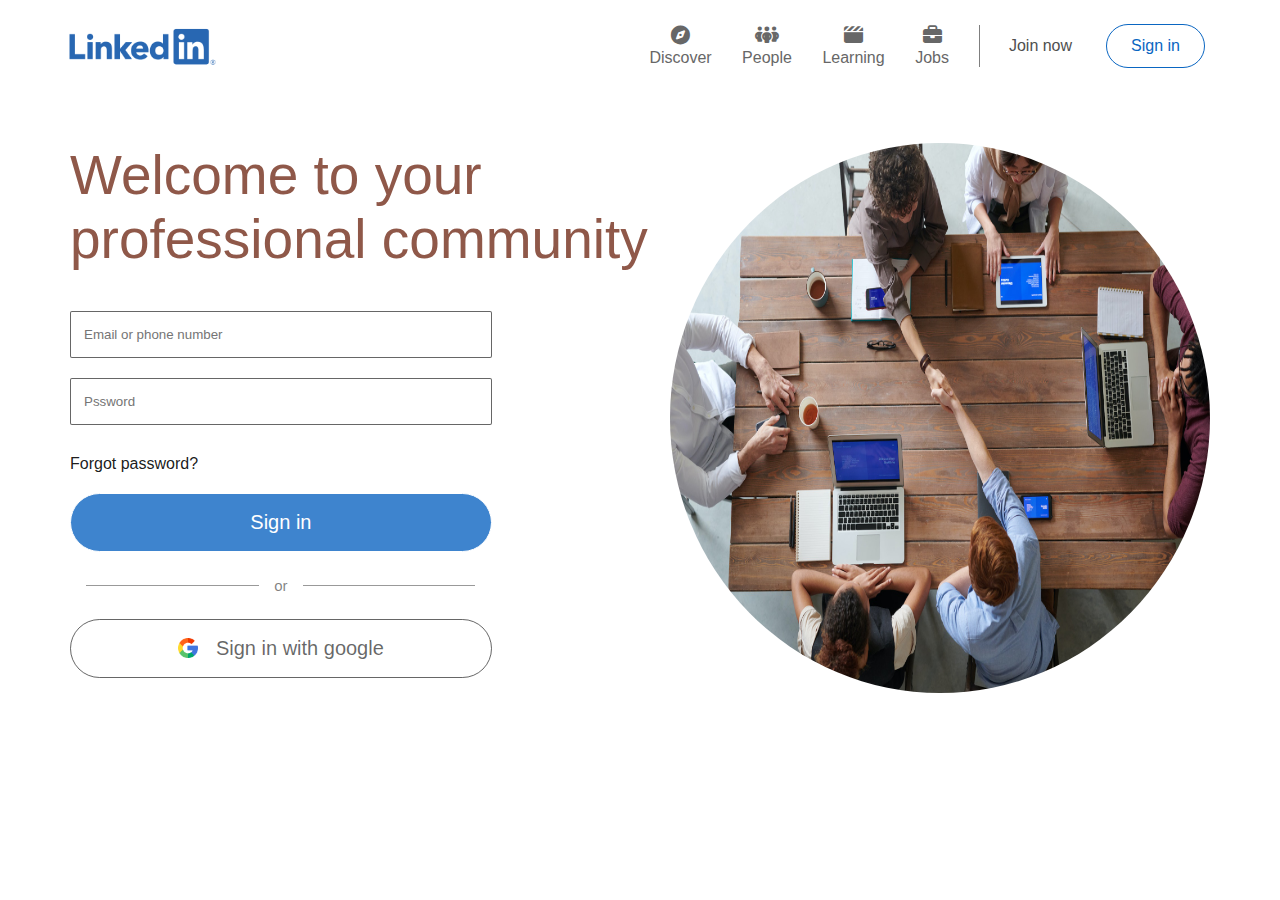
<file: index.html>
<!DOCTYPE html>
<html lang="en">
<head>
    <meta charset="UTF-8">
    <meta http-equiv="X-UA-Compatible" content="IE=edge">
    <meta name="viewport" content="width=device-width, initial-scale=1.0">
    <title>LinkdIn</title>
    <link rel="stylesheet" href="font/SourceSansPro-Regular.ttf">
    <link rel="stylesheet" href="css/style.css">
    <link rel="stylesheet" href="css/all.min.css">
    <link rel="icon" href="img/page-icon-without-backgrund.jpg">
</head>
<body>
<div class="container">
    <!--------- NAVBAR  --------->
    <nav>
        <!-- Logo -->
        <div class="logo">
            <a href="#"><img src="img/Linkedin-Logo.png" alt="logo"></a>
        </div>
        <!-- List Menu -->
        <div class="list-menu">
            <ul>
                <li>
                    <a class="link" href="#">
                        <i class="fa-solid fa-compass"></i>
                        <span>discover</span>
                    </a>
                </li>
                <li>
                    <a class="link" href="#">
                        <i class="fa-solid fa-people-group"></i>
                        <span>people</span>
                    </a>
                </li>
                <li>
                    <a class="link" href="#">
                        <i class="fa-sharp fa-solid fa-clapperboard"></i>
                        <span>learning</span>
                    </a>
                </li>
                <li>
                    <a class="link" href="#">
                        <i class="fa-sharp fa-solid fa-briefcase"></i>
                        <span>jobs</span>
                    </a>
                </li>
            </ul>
        </div>
        <!-- Button Join / Sign -->
        <div class="buttns">
            <a href="#" class="join-btn">Join now</a>
            <a href="#" class="sign-btn">Sign in</a>
        </div>
    </nav>
    <!--------- HEADER  --------->
    <header>
        <!---- Left Side ----->
        <section class="left-side">
            <h1>Welcome to your <span>professional community</span></h1>
            <form action="">
                <input type="text" placeholder="Email or phone number">
                <input type="password" placeholder="Pssword">
                <a href="#" class="forgot">Forgot password?</a>
                <a href="home.html" class="sign-in">Sign in</a>
                <div class="space">
                    <span>or</span>
                </div>
                <a href="home.html" class="google-sign-in">
                    <img src="img/google.png" alt="google-icon">
                    <span>Sign in with google</span>
                </a>
            </form>
        </section>
        <!---- Right Side ----->
        <section class="right-side">
            <img src="img/header-pic people.jpg" alt="header-pics">
        </section>
    </header>
</div>

</body>
</html>
</file>
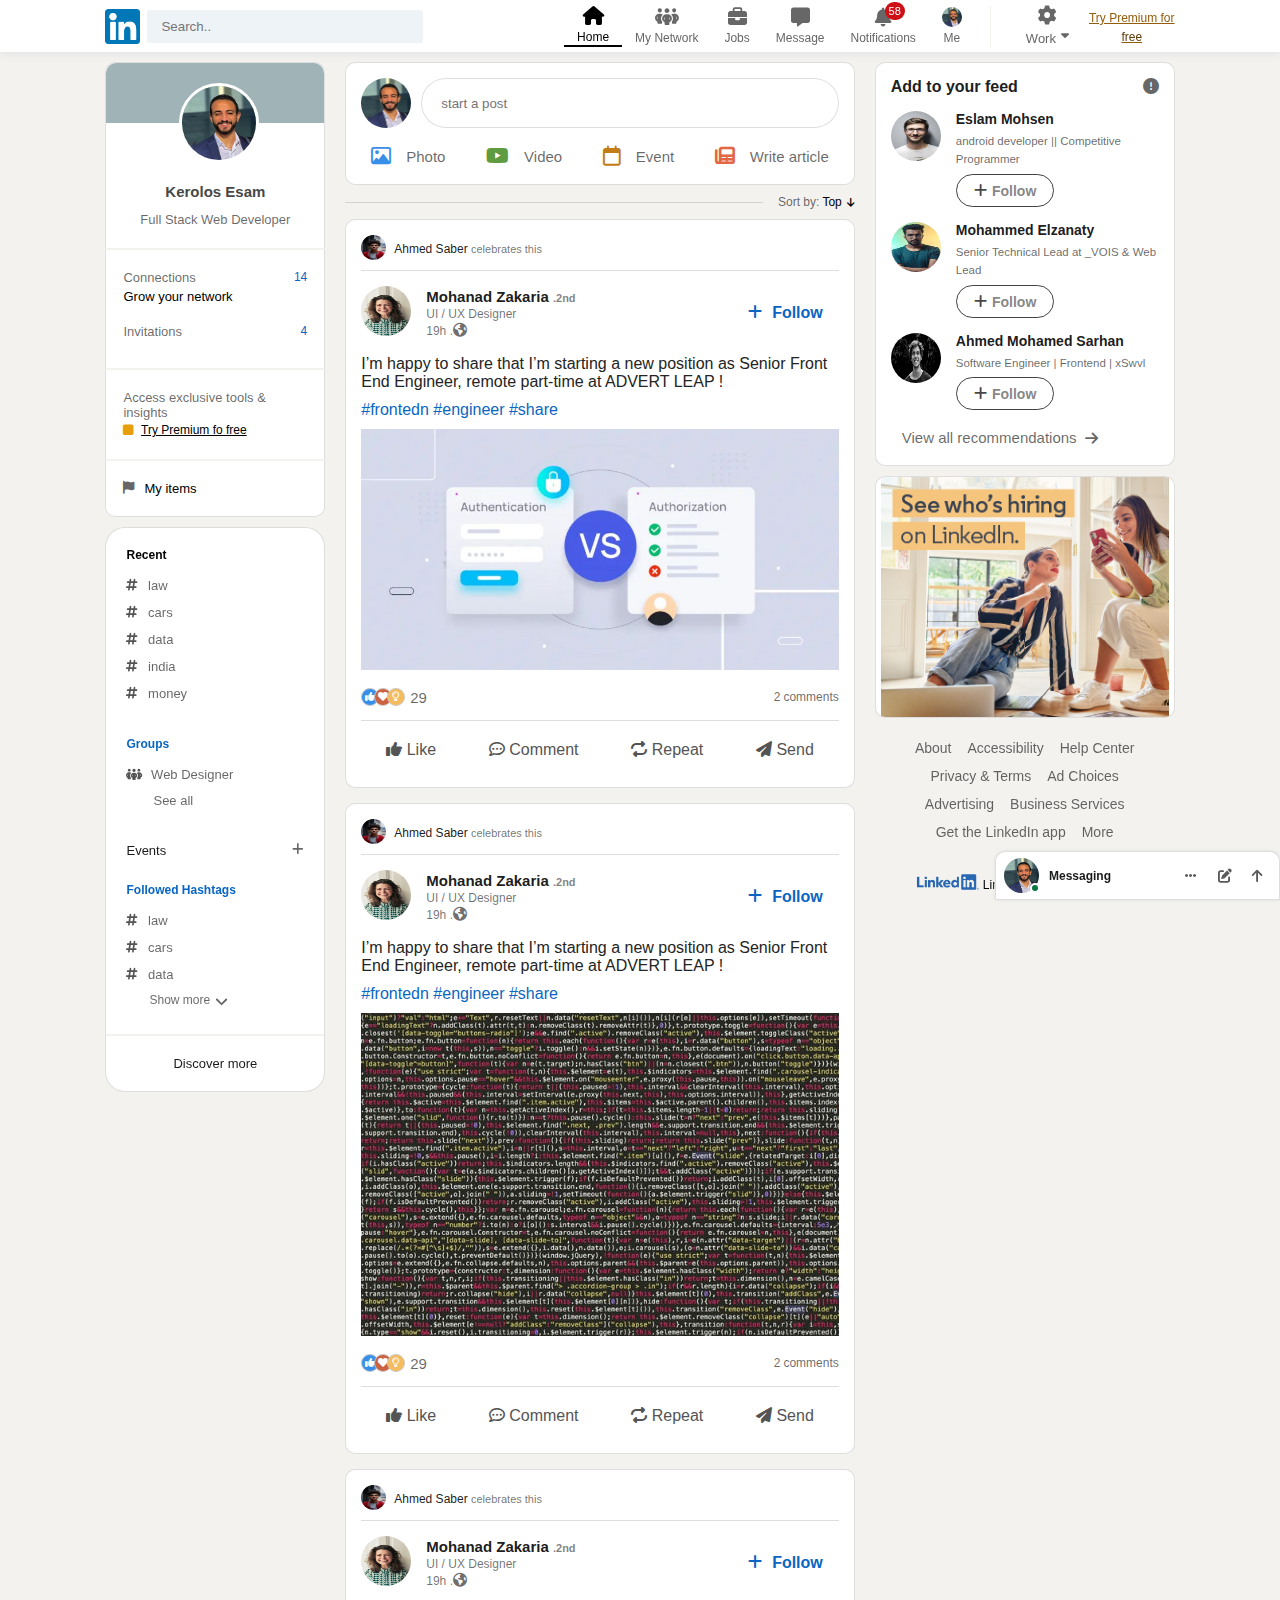
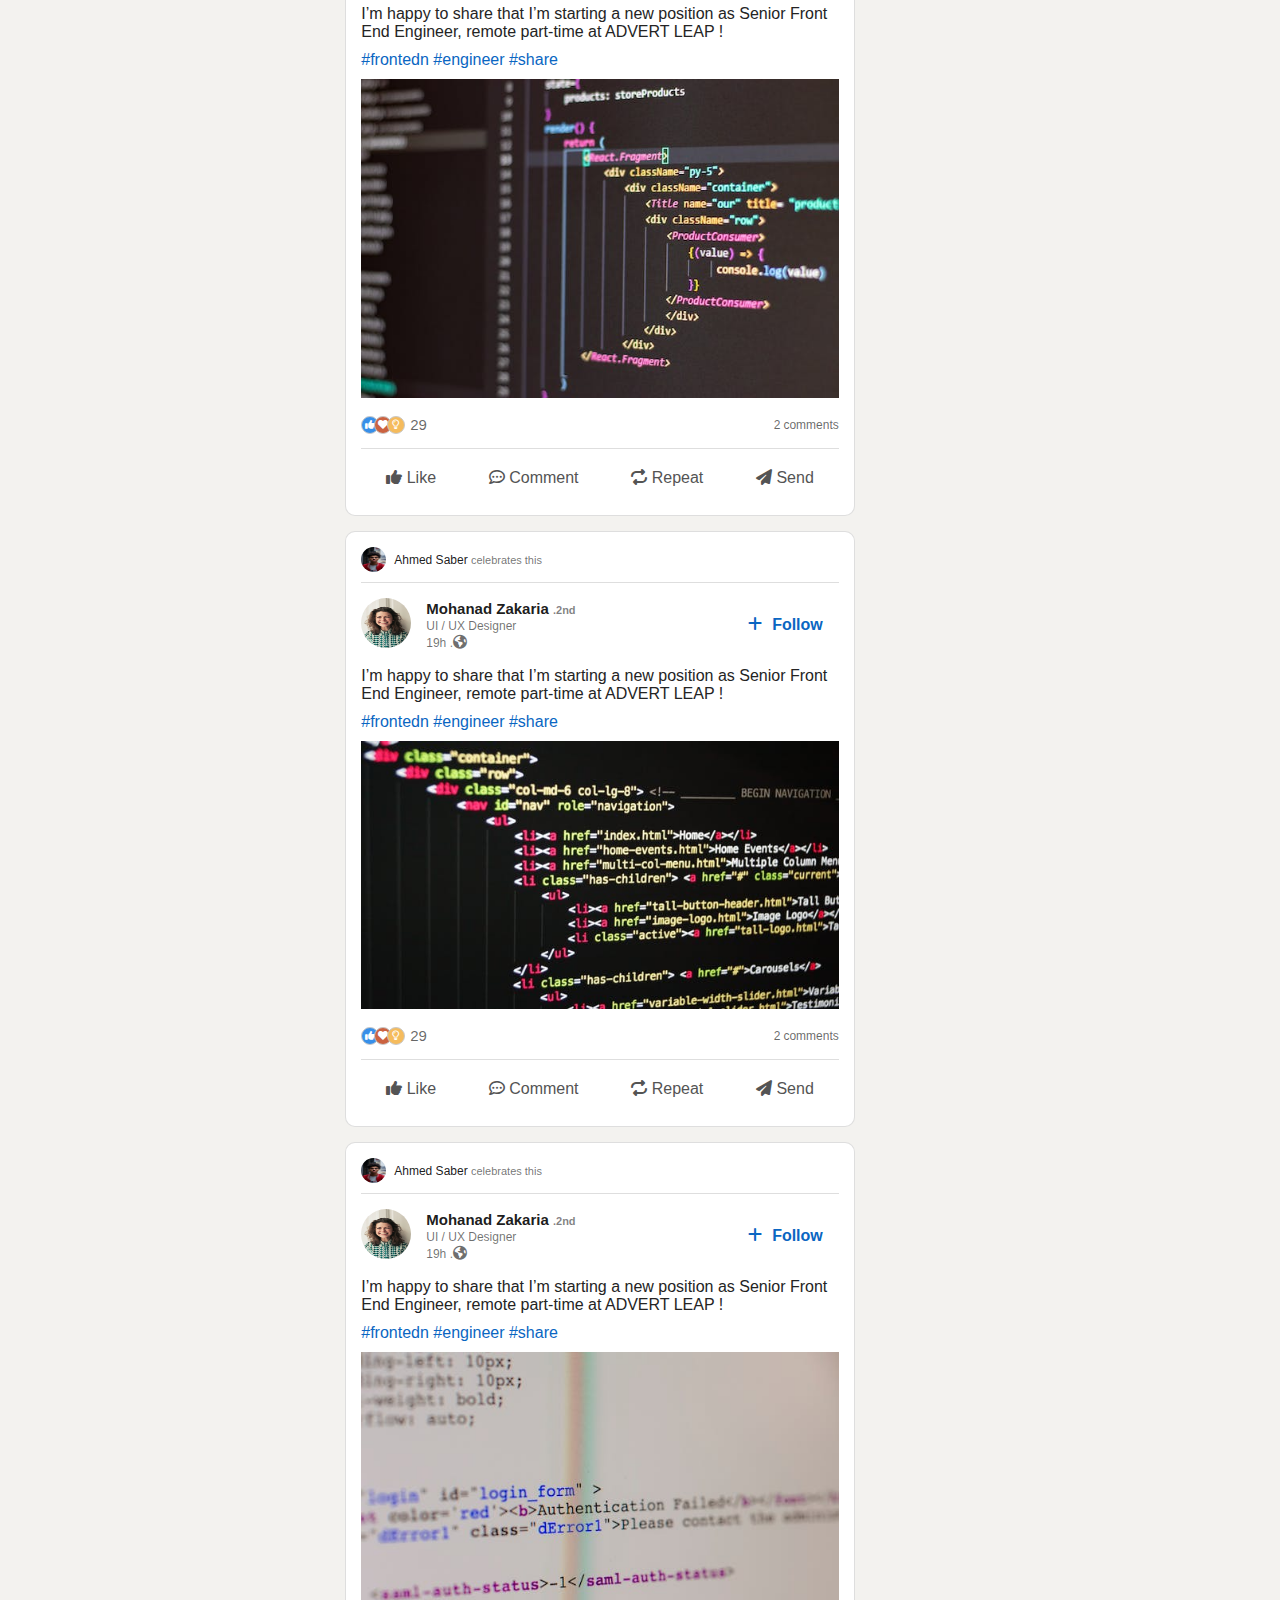
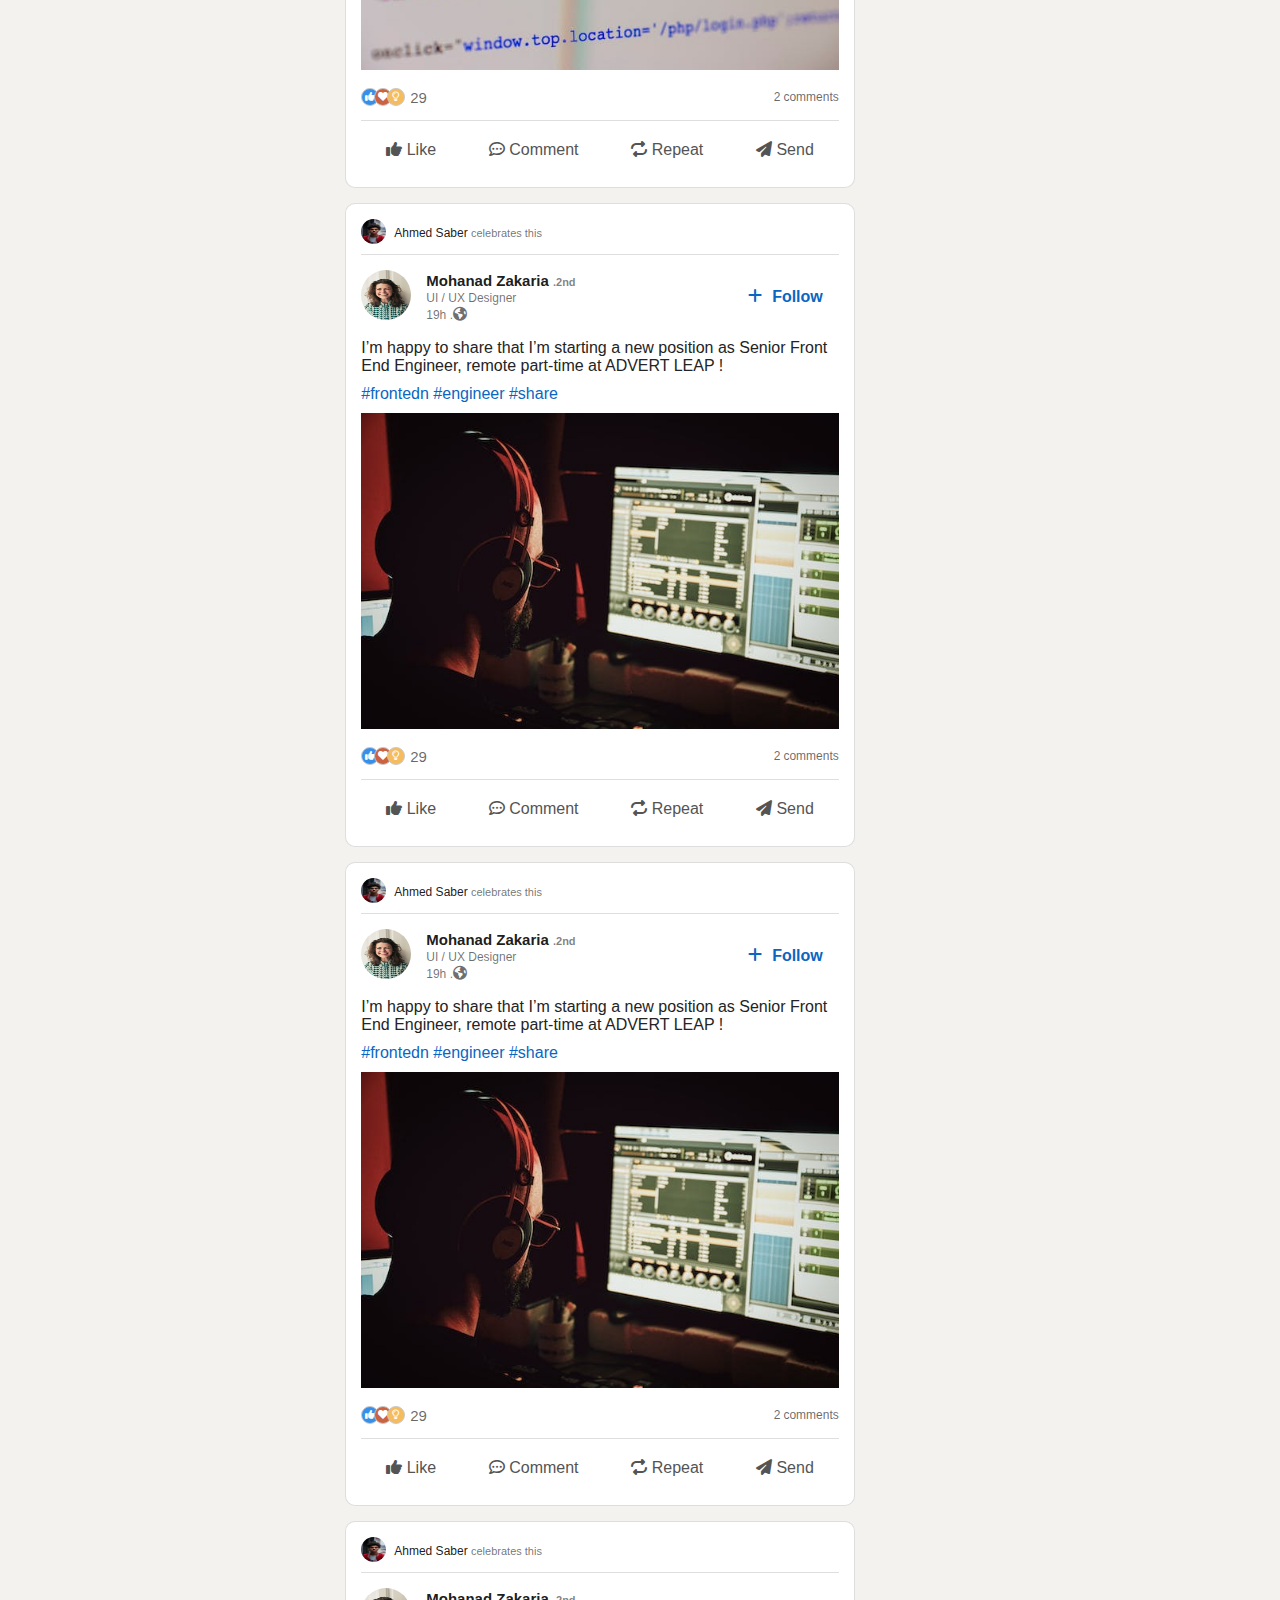
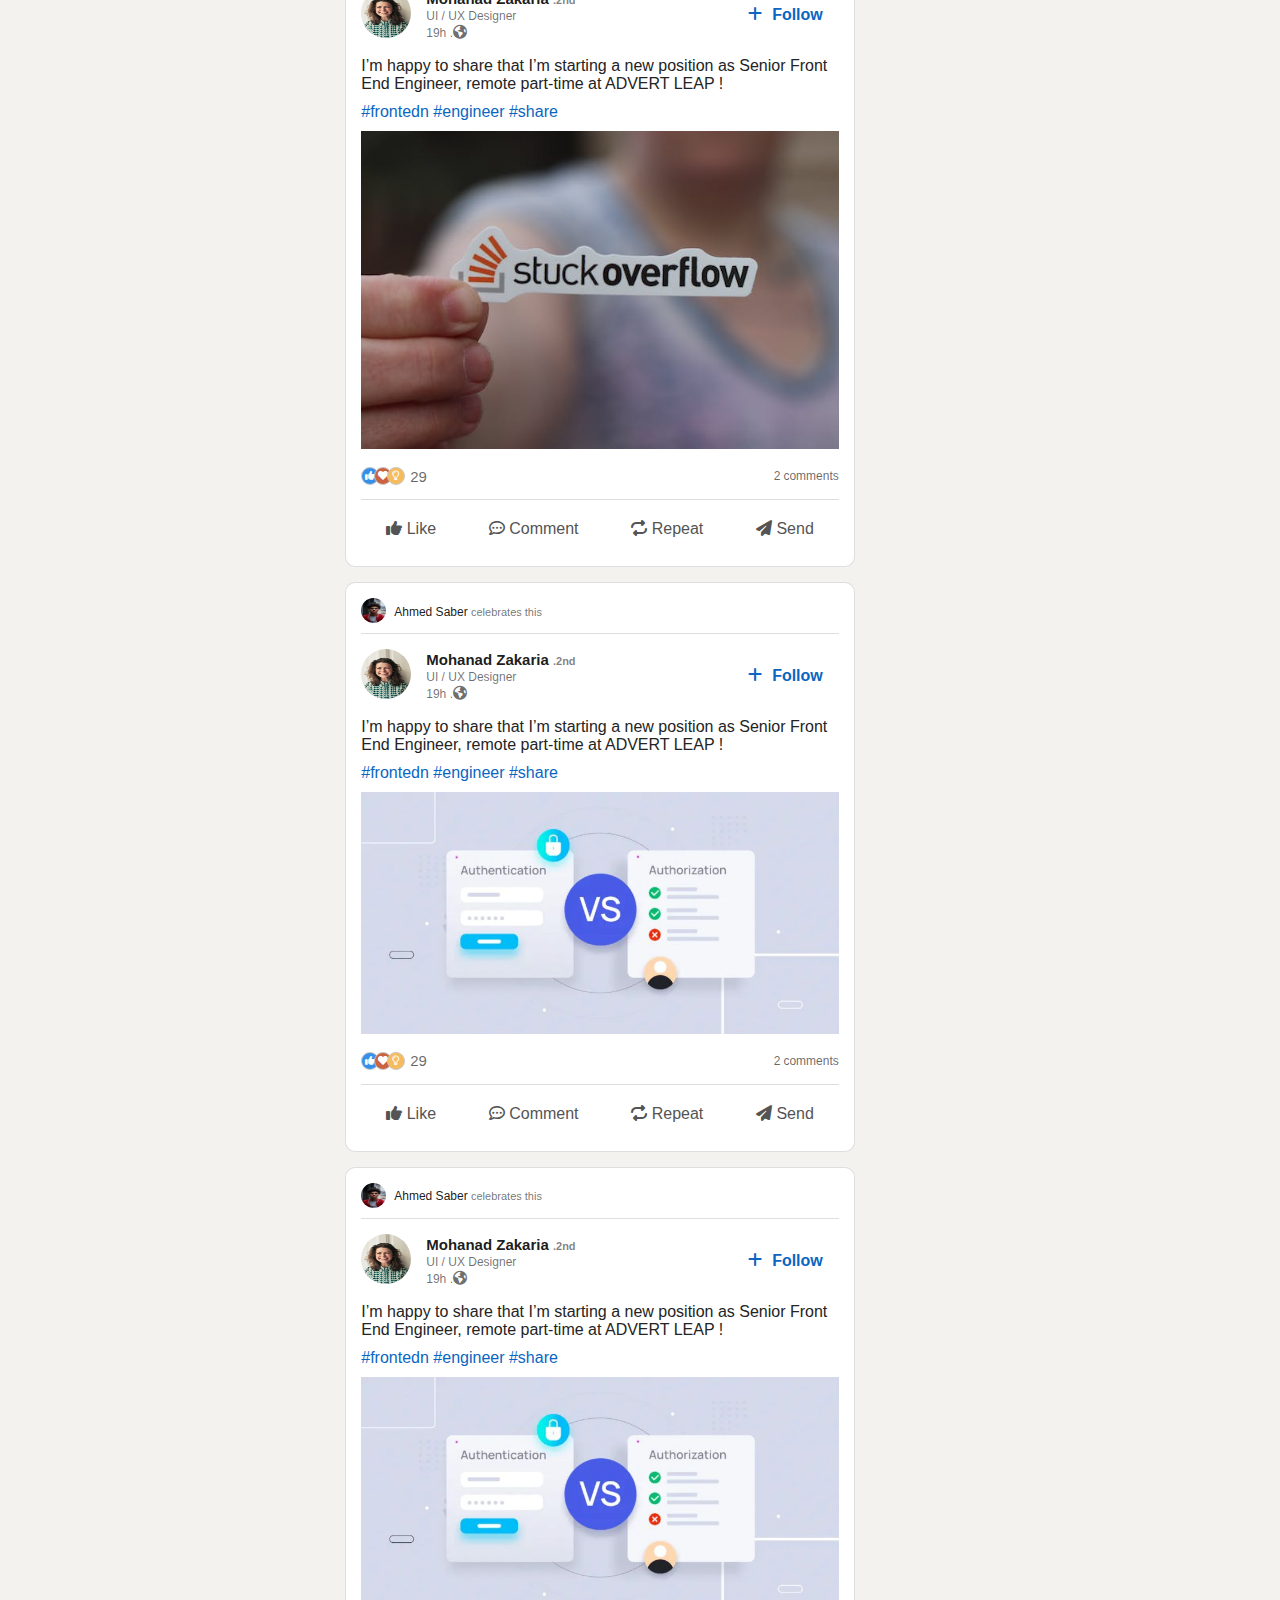
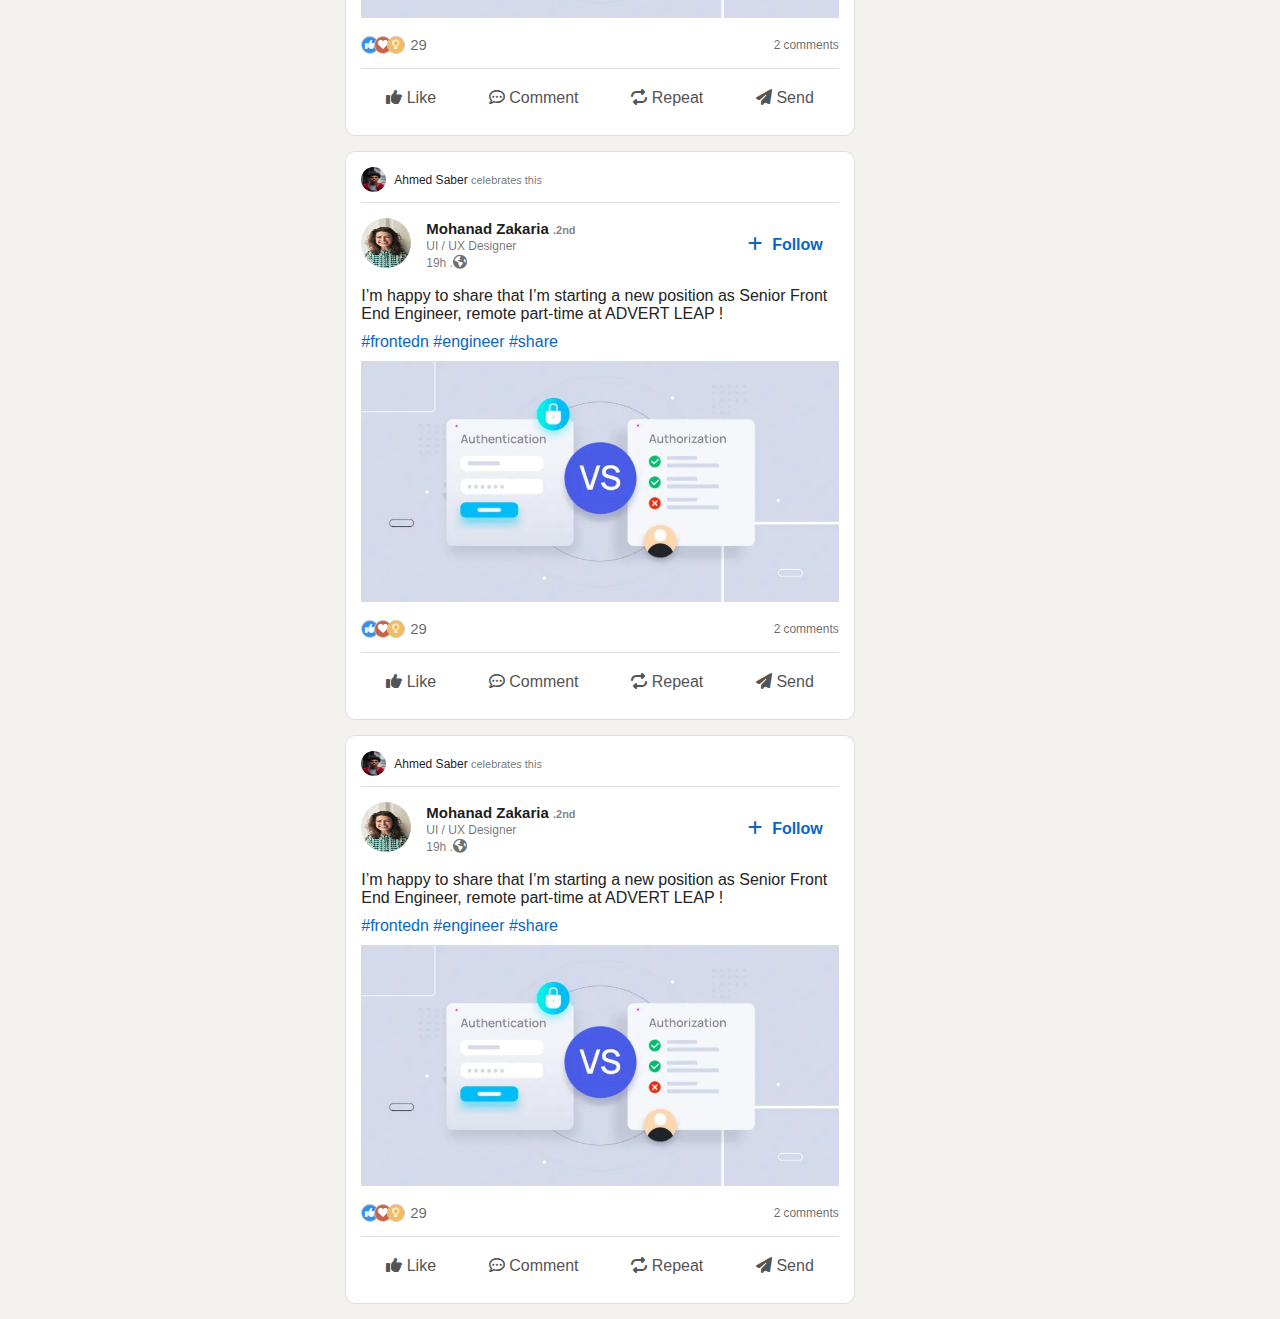
<file: home.html>
<!DOCTYPE html>
<html lang="en">
    <head>
        <meta charset="UTF-8">
        <meta http-equiv="X-UA-Compatible" content="IE=edge">
        <meta name="viewport" content="width=device-width, initial-scale=1.0">
        <title>(58) Feed | LinkdIn</title>
        <link rel="stylesheet" href="font/SourceSansPro-Regular.ttf">
        <link rel="stylesheet" href="css/style-home.css">
        <link rel="stylesheet" href="css/responsive.css">
        <link rel="stylesheet" href="css/all.min.css">
        <link rel="icon" href="img/page-icon-without-backgrund.jpg">
    </head>
    <body>

        <div class="bk-white">
            <div class="container">
                <!--------- NAVBAR  --------->
                <nav>
                    <div class="home-logo">
                        <img src="img/Home-logo.png" alt="logo">
                    </div>
                    <div class="search">
                        <input type="text" placeholder="Search..">
                    </div>
                    <div class="list-menu">
                        <ul>
                            <li class="active">
                                <a class="link active-link" href="#">
                                    <i class="fa-solid fa-house"></i>
                                    <span>Home</span>
                                </a>
                            </li>
                            <li>
                                <a class="link" href="#">
                                    <i class="fa-solid fa-people-group"></i>
                                    <span>My Network</span>
                                </a>
                            </li>
                            <li>
                                <a class="link" href="#">
                                    <i class="fa-sharp fa-solid fa-briefcase"></i>
                                    <span>jobs</span>
                                </a>
                            </li>
                            <li>
                                <a class="link" href="#">
                                    <i class="fa-solid fa-message"></i>
                                    <span>Message</span>
                                </a>
                            </li>
                            <li>
                                <a class="link" href="#">
                                    <i class="fa-sharp fa-solid fa-bell"></i>
                                    <span class="notifi-numb">58</span>
                                    <span>Notifications</span>
                                </a>
                            </li>
                            <li>
                                <a class="link" href="#">
                                    <img class="per" src="img/me0.jpg" alt="person">
                                    <span>Me</span>
                                </a>
                            </li>
                        </ul>
                    </div>
                    <div class="list">
                        <ul>
                            <li>
                                <a class="link" href="#">
                                    <i class="fa-solid fa-gear"></i>
                                    <span class="down-arrow">Work<i class="fa-sharp fa-solid fa-caret-down"></i></span>
                                </a>
                            </li>
                            <li>
                                <a class="link try" href="#">Try Premium for <span>free</span></a>
                            </li>
                        </ul>
                    </div>
                </nav>
            </div>
        </div>

        <div class="container">
            <div class="cont">
                <!--------- Left Section  --------->

                <section class="left-sec">
                    <div class="pro-card">
                        <div class="info">
                            <div class="entity-bg"></div>
                            <a href="#"><img src="img/me0.jpg" alt="pic"></a>          
                            <a href="#"><h3>Kerolos Esam</h3></a>
                            <span class="postitio-title">Full Stack Web Developer</span>
                        </div>
                        <div class="connections">
                            <span class="number">Connections <span>14</span></span>
                            <span>Grow your network</span>
                            <span class="number">Invitations<span>4</span></span>
                        </div>
                        <div class="access">
                            <span>Access exclusive tools & insights</span>
                            <span>
                                <i class="fa-solid fa-square"></i>
                                <a href="#">Try Premium fo free</a></span>
                        </div>
                        <div class="items">
                            <i class="fa-solid fa-flag"></i>
                            <span>My items</span>
                        </div>
                    </div>
                    <div class="sticky">
                        <div class="hash-list">
                            <h5>Recent</h5>
                            <div class="hash-group">
                                <div class="hash">
                                    <i class="fa-solid fa-hashtag"></i>
                                    <span>law</span>
                                </div>
                                <div class="hash">
                                    <i class="fa-solid fa-hashtag"></i>
                                    <span>cars</span>
                                </div>
                                <div class="hash">
                                    <i class="fa-solid fa-hashtag"></i>
                                    <span>data</span>
                                </div>
                                <div class="hash">
                                    <i class="fa-solid fa-hashtag"></i>
                                    <span>india</span>
                                </div>
                                <div class="hash">
                                    <i class="fa-solid fa-hashtag"></i>
                                    <span>money</span>
                                </div>
                            </div>
                            <div class="groups">
                                <h6>Groups</h6>
                                <div class="hash">
                                    <i class="fa-solid fa-people-group"></i>
                                    <span>Web Designer</span>
                                </div>
                                <a href="#">See all</a>
                            </div>
                            <div class="event">
                                <a href="#">Events</a>
                                <i class="fa-solid fa-plus"></i>
                            </div>
                            <div class="followed-hash">
                                <h6>Followed Hashtags</h6>
                                <div class="hash">
                                    <i class="fa-solid fa-hashtag"></i>
                                    <span>law</span>
                                </div>
                                <div class="hash">
                                    <i class="fa-solid fa-hashtag"></i>
                                    <span>cars</span>
                                </div>
                                <div class="hash">
                                    <i class="fa-solid fa-hashtag"></i>
                                    <span>data</span>
                                </div>
                                <span class="show-more">
                                    <span>Show more</span>
                                    <i class="fa-solid fa-angle-down"></i>
                                </span>
                            </div>
                            <div class="discover-more">
                                <a href="#">Discover more</a>
                            </div>
                        </div>
                    </div>

                </section>

                <!--------- Center Section  --------->

                <section class="center-sec">
                    <div class="cont2">
                        <div class="share-box">
                            <div class="pic-post">
                                <img src="img/me0.jpg" alt="per">
                                <input type="search" placeholder="start a post">
                            </div>
                            <div class="tool-bar">
                                <a href="#">
                                    <i class="fa-regular fa-image"></i>
                                    <span>Photo</span>
                                </a>
                                <a href="#">
                                    <i class="fa-brands fa-youtube"></i>
                                    <span>Video</span>
                                </a>
                                <a href="#">
                                    <i class="fa-regular fa-calendar"></i>
                                    <span>Event</span>
                                </a>
                                <a href="#">
                                    <i class="fa-sharp fa-solid fa-newspaper"></i>
                                    <span>Write article</span>
                                </a>
                            </div>
                        </div>

                        <div class="space">
                            <div class="line"></div>
                            <div class="sort">Sort by: <span>Top<i class="fa-sharp fa-solid fa-arrow-down"></i></span></div>
                        </div>

                        <div class="post">
                            <div class="celeb">
                                <a href="#"><img src="img/person.jpg" alt="person"></a>
                                <span class="name-sec">
                                    <a href="#"><span class="nam">Ahmed Saber</span></a>
                                    <span class="cel">celebrates this</span>
                                </span>
                            </div>
                            <div class="post-details">
                                <div class="per-components">
                                    <div class="img-per">
                                        <img src="img/person 2.jpeg" alt="per">
                                    </div>
                                    <div class="per-info">
                                        <a href="#"><a href="#"><h2>Mohanad Zakaria <span class="dot">.2nd</span></h2></a></a>
                                        <span class="position">UI / UX Designer</span>
                                        <span class="post-time">19h <span class="dot">.</span><i class="fa-solid fa-earth-americas"></i></span>
                                    </div>
                                    <div class="follow">
                                        <i class="fa-solid fa-plus"></i>
                                        <span>Follow</span>
                                    </div>
                                </div>
                                <div class="content">
                                    <p>I’m happy to share that I’m starting a new position as Senior Front End Engineer, remote part-time at ADVERT LEAP !
                                    </p>
                                </div>
                                <div class="hash-section">
                                    <a href="#">#frontedn</a>
                                    <a href="#">#engineer</a>
                                    <a href="#">#share</a>
                                </div>

                            </div>
                            <div class="post-pic">
                                <img src="img/post 1.jpeg" alt="post">
                            </div>
                            <div class="react-comment">
                                <div class="react">
                                    <a href="#"><i class="fa-sharp fa-solid fa-thumbs-up"></i></a>
                                    <a href="#"><i class="fa-sharp fa-solid fa-heart"></i></a>
                                    <a href="#"><i class="fa-regular fa-lightbulb"></i></a>
                                    <a href="#">29</a>
                                </div>
                                <a href="#" class="comment">
                                    <span>2</span>
                                    <span>comments</span>
                                </a>
                            </div>
                            <div class="social-action">
                                <a href="#">
                                    <i class="fa-solid fa-thumbs-up"></i>
                                    <span>Like</span>
                                </a>
                                <a href="#">
                                    <i class="fa-regular fa-comment-dots"></i>
                                    <span>Comment</span>
                                </a>
                                <a href="#">
                                    <i class="fa-sharp fa-solid fa-repeat"></i>
                                    <span>Repeat</span>
                                </a>
                                <a href="#">
                                    <i class="fa-solid fa-paper-plane"></i>
                                    <span>Send</span>
                                </a>
                            </div>
                        </div>

                        <div class="post">
                            <div class="celeb">
                                <a href="#"><img src="img/person.jpg" alt="person"></a>
                                <span class="name-sec">
                                    <a href="#"><span class="nam">Ahmed Saber</span></a>
                                    <span class="cel">celebrates this</span>
                                </span>
                            </div>
                            <div class="post-details">
                                <div class="per-components">
                                    <div class="img-per">
                                        <img src="img/person 2.jpeg" alt="per">
                                    </div>
                                    <div class="per-info">
                                        <a href="#"><h2>Mohanad Zakaria <span class="dot">.2nd</span></h2></a>
                                        <span class="position">UI / UX Designer</span>
                                        <span class="post-time">19h <span class="dot">.</span><i class="fa-solid fa-earth-americas"></i></span>
                                    </div>
                                    <div class="follow">
                                        <i class="fa-solid fa-plus"></i>
                                        <span>Follow</span>
                                    </div>
                                </div>
                                <div class="content">
                                    <p>I’m happy to share that I’m starting a new position as Senior Front End Engineer, remote part-time at ADVERT LEAP !
                                    </p>
                                </div>
                                <div class="hash-section">
                                    <a href="#">#frontedn</a>
                                    <a href="#">#engineer</a>
                                    <a href="#">#share</a>
                                </div>

                            </div>
                            <div class="post-pic">
                                <img src="img/post 2.png" alt="post">
                            </div>
                            <div class="react-comment">
                                <div class="react">
                                    <a href="#"><i class="fa-sharp fa-solid fa-thumbs-up"></i></a>
                                    <a href="#"><i class="fa-sharp fa-solid fa-heart"></i></a>
                                    <a href="#"><i class="fa-regular fa-lightbulb"></i></a>
                                    <a href="#">29</a>
                                </div>
                                <a href="#" class="comment">
                                    <span>2</span>
                                    <span>comments</span>
                                </a>
                            </div>
                            <div class="social-action">
                                <a href="#">
                                    <i class="fa-solid fa-thumbs-up"></i>
                                    <span>Like</span>
                                </a>
                                <a href="#">
                                    <i class="fa-regular fa-comment-dots"></i>
                                    <span>Comment</span>
                                </a>
                                <a href="#">
                                    <i class="fa-sharp fa-solid fa-repeat"></i>
                                    <span>Repeat</span>
                                </a>
                                <a href="#">
                                    <i class="fa-solid fa-paper-plane"></i>
                                    <span>Send</span>
                                </a>
                            </div>
                        </div>

                        <div class="post">
                            <div class="celeb">
                                <a href="#"><img src="img/person.jpg" alt="person"></a>
                                <span class="name-sec">
                                    <a href="#"><span class="nam">Ahmed Saber</span></a>
                                    <span class="cel">celebrates this</span>
                                </span>
                            </div>
                            <div class="post-details">
                                <div class="per-components">
                                    <div class="img-per">
                                        <img src="img/person 2.jpeg" alt="per">
                                    </div>
                                    <div class="per-info">
                                        <a href="#"><h2>Mohanad Zakaria <span class="dot">.2nd</span></h2></a>
                                        <span class="position">UI / UX Designer</span>
                                        <span class="post-time">19h <span class="dot">.</span><i class="fa-solid fa-earth-americas"></i></span>
                                    </div>
                                    <div class="follow">
                                        <i class="fa-solid fa-plus"></i>
                                        <span>Follow</span>
                                    </div>
                                </div>
                                <div class="content">
                                    <p>I’m happy to share that I’m starting a new position as Senior Front End Engineer, remote part-time at ADVERT LEAP !
                                    </p>
                                </div>
                                <div class="hash-section">
                                    <a href="#">#frontedn</a>
                                    <a href="#">#engineer</a>
                                    <a href="#">#share</a>
                                </div>
                            </div>
                            <div class="post-pic">
                                <img src="img/post 3 (1).jpeg" alt="post">
                            </div>
                            <div class="react-comment">
                                <div class="react">
                                    <a href="#"><i class="fa-sharp fa-solid fa-thumbs-up"></i></a>
                                    <a href="#"><i class="fa-sharp fa-solid fa-heart"></i></a>
                                    <a href="#"><i class="fa-regular fa-lightbulb"></i></a>
                                    <a href="#">29</a>
                                </div>
                                <a href="#" class="comment">
                                    <span>2</span>
                                    <span>comments</span>
                                </a>
                            </div>
                            <div class="social-action">
                                <a href="#">
                                    <i class="fa-solid fa-thumbs-up"></i>
                                    <span>Like</span>
                                </a>
                                <a href="#">
                                    <i class="fa-regular fa-comment-dots"></i>
                                    <span>Comment</span>
                                </a>
                                <a href="#">
                                    <i class="fa-sharp fa-solid fa-repeat"></i>
                                    <span>Repeat</span>
                                </a>
                                <a href="#">
                                    <i class="fa-solid fa-paper-plane"></i>
                                    <span>Send</span>
                                </a>
                            </div>
                        </div>

                        <div class="post">
                            <div class="celeb">
                                <a href="#"><img src="img/person.jpg" alt="person"></a>
                                <span class="name-sec">
                                    <a href="#"><span class="nam">Ahmed Saber</span></a>
                                    <span class="cel">celebrates this</span>
                                </span>
                            </div>
                            <div class="post-details">
                                <div class="per-components">
                                    <div class="img-per">
                                        <img src="img/person 2.jpeg" alt="per">
                                    </div>
                                    <div class="per-info">
                                        <a href="#"><h2>Mohanad Zakaria <span class="dot">.2nd</span></h2></a>
                                        <span class="position">UI / UX Designer</span>
                                        <span class="post-time">19h <span class="dot">.</span><i class="fa-solid fa-earth-americas"></i></span>
                                    </div>
                                    <div class="follow">
                                        <i class="fa-solid fa-plus"></i>
                                        <span>Follow</span>
                                    </div>
                                </div>
                                <div class="content">
                                    <p>I’m happy to share that I’m starting a new position as Senior Front End Engineer, remote part-time at ADVERT LEAP !
                                    </p>
                                </div>
                                <div class="hash-section">
                                    <a href="#">#frontedn</a>
                                    <a href="#">#engineer</a>
                                    <a href="#">#share</a>
                                </div>
                            </div>
                            <div class="post-pic">
                                <img src="img/post 3.jpeg" alt="post">
                            </div>
                            <div class="react-comment">
                                <div class="react">
                                    <a href="#"><i class="fa-sharp fa-solid fa-thumbs-up"></i></a>
                                    <a href="#"><i class="fa-sharp fa-solid fa-heart"></i></a>
                                    <a href="#"><i class="fa-regular fa-lightbulb"></i></a>
                                    <a href="#">29</a>
                                </div>
                                <a href="#" class="comment">
                                    <span>2</span>
                                    <span>comments</span>
                                </a>
                            </div>
                            <div class="social-action">
                                <a href="#">
                                    <i class="fa-solid fa-thumbs-up"></i>
                                    <span>Like</span>
                                </a>
                                <a href="#">
                                    <i class="fa-regular fa-comment-dots"></i>
                                    <span>Comment</span>
                                </a>
                                <a href="#">
                                    <i class="fa-sharp fa-solid fa-repeat"></i>
                                    <span>Repeat</span>
                                </a>
                                <a href="#">
                                    <i class="fa-solid fa-paper-plane"></i>
                                    <span>Send</span>
                                </a>
                            </div>
                        </div>

                        <div class="post">
                            <div class="celeb">
                                <a href="#"><img src="img/person.jpg" alt="person"></a>
                                <span class="name-sec">
                                    <a href="#"><span class="nam">Ahmed Saber</span></a>
                                    <span class="cel">celebrates this</span>
                                </span>
                            </div>
                            <div class="post-details">
                                <div class="per-components">
                                    <div class="img-per">
                                        <img src="img/person 2.jpeg" alt="per">
                                    </div>
                                    <div class="per-info">
                                        <a href="#"><h2>Mohanad Zakaria <span class="dot">.2nd</span></h2></a>
                                        <span class="position">UI / UX Designer</span>
                                        <span class="post-time">19h <span class="dot">.</span><i class="fa-solid fa-earth-americas"></i></span>
                                    </div>
                                    <div class="follow">
                                        <i class="fa-solid fa-plus"></i>
                                        <span>Follow</span>
                                    </div>
                                </div>
                                <div class="content">
                                    <p>I’m happy to share that I’m starting a new position as Senior Front End Engineer, remote part-time at ADVERT LEAP !
                                    </p>
                                </div>
                                <div class="hash-section">
                                    <a href="#">#frontedn</a>
                                    <a href="#">#engineer</a>
                                    <a href="#">#share</a>
                                </div>
                            </div>
                            <div class="post-pic">
                                <img src="img/post 5.jpeg" alt="post">
                            </div>
                            <div class="react-comment">
                                <div class="react">
                                    <a href="#"><i class="fa-sharp fa-solid fa-thumbs-up"></i></a>
                                    <a href="#"><i class="fa-sharp fa-solid fa-heart"></i></a>
                                    <a href="#"><i class="fa-regular fa-lightbulb"></i></a>
                                    <a href="#">29</a>
                                </div>
                                <a href="#" class="comment">
                                    <span>2</span>
                                    <span>comments</span>
                                </a>
                            </div>
                            <div class="social-action">
                                <a href="#">
                                    <i class="fa-solid fa-thumbs-up"></i>
                                    <span>Like</span>
                                </a>
                                <a href="#">
                                    <i class="fa-regular fa-comment-dots"></i>
                                    <span>Comment</span>
                                </a>
                                <a href="#">
                                    <i class="fa-sharp fa-solid fa-repeat"></i>
                                    <span>Repeat</span>
                                </a>
                                <a href="#">
                                    <i class="fa-solid fa-paper-plane"></i>
                                    <span>Send</span>
                                </a>
                            </div>
                        </div>
                        
                        <div class="post">
                            <div class="celeb">
                                <a href="#"><img src="img/person.jpg" alt="person"></a>
                                <span class="name-sec">
                                    <a href="#"><span class="nam">Ahmed Saber</span></a>
                                    <span class="cel">celebrates this</span>
                                </span>
                            </div>
                            <div class="post-details">
                                <div class="per-components">
                                    <div class="img-per">
                                        <img src="img/person 2.jpeg" alt="per">
                                    </div>
                                    <div class="per-info">
                                        <a href="#"><h2>Mohanad Zakaria <span class="dot">.2nd</span></h2></a>
                                        <span class="position">UI / UX Designer</span>
                                        <span class="post-time">19h <span class="dot">.</span><i class="fa-solid fa-earth-americas"></i></span>
                                    </div>
                                    <div class="follow">
                                        <i class="fa-solid fa-plus"></i>
                                        <span>Follow</span>
                                    </div>
                                </div>
                                <div class="content">
                                    <p>I’m happy to share that I’m starting a new position as Senior Front End Engineer, remote part-time at ADVERT LEAP !
                                    </p>
                                </div>
                                <div class="hash-section">
                                    <a href="#">#frontedn</a>
                                    <a href="#">#engineer</a>
                                    <a href="#">#share</a>
                                </div>
                            </div>
                            <div class="post-pic">
                                <img src="img/post 6.jpeg" alt="post">
                            </div>
                            <div class="react-comment">
                                <div class="react">
                                    <a href="#"><i class="fa-sharp fa-solid fa-thumbs-up"></i></a>
                                    <a href="#"><i class="fa-sharp fa-solid fa-heart"></i></a>
                                    <a href="#"><i class="fa-regular fa-lightbulb"></i></a>
                                    <a href="#">29</a>
                                </div>
                                <a href="#" class="comment">
                                    <span>2</span>
                                    <span>comments</span>
                                </a>
                            </div>
                            <div class="social-action">
                                <a href="#">
                                    <i class="fa-solid fa-thumbs-up"></i>
                                    <span>Like</span>
                                </a>
                                <a href="#">
                                    <i class="fa-regular fa-comment-dots"></i>
                                    <span>Comment</span>
                                </a>
                                <a href="#">
                                    <i class="fa-sharp fa-solid fa-repeat"></i>
                                    <span>Repeat</span>
                                </a>
                                <a href="#">
                                    <i class="fa-solid fa-paper-plane"></i>
                                    <span>Send</span>
                                </a>
                            </div>
                        </div>

                        <div class="post">
                            <div class="celeb">
                            <a href="#"><img src="img/person.jpg" alt="person"></a>
                                <span class="name-sec">
                                    <a href="#"><span class="nam">Ahmed Saber</span></a>
                                    <span class="cel">celebrates this</span>
                                </span>
                            </div>
                            <div class="post-details">
                                <div class="per-components">
                                    <div class="img-per">
                                        <img src="img/person 2.jpeg" alt="per">
                                    </div>
                                    <div class="per-info">
                                        <a href="#"><h2>Mohanad Zakaria <span class="dot">.2nd</span></h2></a>
                                        <span class="position">UI / UX Designer</span>
                                        <span class="post-time">19h <span class="dot">.</span><i class="fa-solid fa-earth-americas"></i></span>
                                    </div>
                                    <div class="follow">
                                        <i class="fa-solid fa-plus"></i>
                                        <span>Follow</span>
                                    </div>
                                </div>
                                <div class="content">
                                    <p>I’m happy to share that I’m starting a new position as Senior Front End Engineer, remote part-time at ADVERT LEAP !
                                    </p>
                                </div>
                                <div class="hash-section">
                                    <a href="#">#frontedn</a>
                                    <a href="#">#engineer</a>
                                    <a href="#">#share</a>
                                </div>
                            </div>
                            <div class="post-pic">
                                <img src="img/post 6.jpeg" alt="post">
                            </div>
                            <div class="react-comment">
                                <div class="react">
                                    <a href="#"><i class="fa-sharp fa-solid fa-thumbs-up"></i></a>
                                    <a href="#"><i class="fa-sharp fa-solid fa-heart"></i></a>
                                    <a href="#"><i class="fa-regular fa-lightbulb"></i></a>
                                    <a href="#">29</a>
                                </div>
                                <a href="#" class="comment">
                                    <span>2</span>
                                    <span>comments</span>
                                </a>
                            </div>
                            <div class="social-action">
                                <a href="#">
                                    <i class="fa-solid fa-thumbs-up"></i>
                                    <span>Like</span>
                                </a>
                                <a href="#">
                                    <i class="fa-regular fa-comment-dots"></i>
                                    <span>Comment</span>
                                </a>
                                <a href="#">
                                    <i class="fa-sharp fa-solid fa-repeat"></i>
                                    <span>Repeat</span>
                                </a>
                                <a href="#">
                                    <i class="fa-solid fa-paper-plane"></i>
                                    <span>Send</span>
                                </a>
                            </div>
                        </div>

                        <div class="post">
                            <div class="celeb">
                            <a href="#"><img src="img/person.jpg" alt="person"></a>
                                <span class="name-sec">
                                    <a href="#"><span class="nam">Ahmed Saber</span></a>
                                    <span class="cel">celebrates this</span>
                                </span>
                            </div>
                            <div class="post-details">
                                <div class="per-components">
                                    <div class="img-per">
                                        <img src="img/person 2.jpeg" alt="per">
                                    </div>
                                    <div class="per-info">
                                        <a href="#"><h2>Mohanad Zakaria <span class="dot">.2nd</span></h2></a>
                                        <span class="position">UI / UX Designer</span>
                                        <span class="post-time">19h <span class="dot">.</span><i class="fa-solid fa-earth-americas"></i></span>
                                    </div>
                                    <div class="follow">
                                        <i class="fa-solid fa-plus"></i>
                                        <span>Follow</span>
                                    </div>
                                </div>
                                <div class="content">
                                    <p>I’m happy to share that I’m starting a new position as Senior Front End Engineer, remote part-time at ADVERT LEAP !
                                    </p>
                                </div>
                                <div class="hash-section">
                                    <a href="#">#frontedn</a>
                                    <a href="#">#engineer</a>
                                    <a href="#">#share</a>
                                </div>
                            </div>
                            <div class="post-pic">
                                <img src="img/post 8.jpeg" alt="post">
                            </div>
                            <div class="react-comment">
                                <div class="react">
                                    <a href="#"><i class="fa-sharp fa-solid fa-thumbs-up"></i></a>
                                    <a href="#"><i class="fa-sharp fa-solid fa-heart"></i></a>
                                    <a href="#"><i class="fa-regular fa-lightbulb"></i></a>
                                    <a href="#">29</a>
                                </div>
                                <a href="#" class="comment">
                                    <span>2</span>
                                    <span>comments</span>
                                </a>
                            </div>
                            <div class="social-action">
                                <a href="#">
                                    <i class="fa-solid fa-thumbs-up"></i>
                                    <span>Like</span>
                                </a>
                                <a href="#">
                                    <i class="fa-regular fa-comment-dots"></i>
                                    <span>Comment</span>
                                </a>
                                <a href="#">
                                    <i class="fa-sharp fa-solid fa-repeat"></i>
                                    <span>Repeat</span>
                                </a>
                                <a href="#">
                                    <i class="fa-solid fa-paper-plane"></i>
                                    <span>Send</span>
                                </a>
                            </div>
                        </div>

                        <div class="post">
                            <div class="celeb">
                            <a href="#"><img src="img/person.jpg" alt="person"></a>
                                <span class="name-sec">
                                    <a href="#"><span class="nam">Ahmed Saber</span></a>
                                    <span class="cel">celebrates this</span>
                                </span>
                            </div>
                            <div class="post-details">
                                <div class="per-components">
                                    <div class="img-per">
                                        <img src="img/person 2.jpeg" alt="per">
                                    </div>
                                    <div class="per-info">
                                        <a href="#"><h2>Mohanad Zakaria <span class="dot">.2nd</span></h2></a>
                                        <span class="position">UI / UX Designer</span>
                                        <span class="post-time">19h <span class="dot">.</span><i class="fa-solid fa-earth-americas"></i></span>
                                    </div>
                                    <div class="follow">
                                        <i class="fa-solid fa-plus"></i>
                                        <span>Follow</span>
                                    </div>
                                </div>
                                <div class="content">
                                    <p>I’m happy to share that I’m starting a new position as Senior Front End Engineer, remote part-time at ADVERT LEAP !
                                    </p>
                                </div>
                                <div class="hash-section">
                                    <a href="#">#frontedn</a>
                                    <a href="#">#engineer</a>
                                    <a href="#">#share</a>
                                </div>

                            </div>
                            <div class="post-pic">
                                <img src="img/post 1.jpeg" alt="post">
                            </div>
                            <div class="react-comment">
                                <div class="react">
                                    <a href="#"><i class="fa-sharp fa-solid fa-thumbs-up"></i></a>
                                    <a href="#"><i class="fa-sharp fa-solid fa-heart"></i></a>
                                    <a href="#"><i class="fa-regular fa-lightbulb"></i></a>
                                    <a href="#">29</a>
                                </div>
                                <a href="#" class="comment">
                                    <span>2</span>
                                    <span>comments</span>
                                </a>
                            </div>
                            <div class="social-action">
                                <a href="#">
                                    <i class="fa-solid fa-thumbs-up"></i>
                                    <span>Like</span>
                                </a>
                                <a href="#">
                                    <i class="fa-regular fa-comment-dots"></i>
                                    <span>Comment</span>
                                </a>
                                <a href="#">
                                    <i class="fa-sharp fa-solid fa-repeat"></i>
                                    <span>Repeat</span>
                                </a>
                                <a href="#">
                                    <i class="fa-solid fa-paper-plane"></i>
                                    <span>Send</span>
                                </a>
                            </div>
                        </div>

                        <div class="post">
                            <div class="celeb">
                            <a href="#"><img src="img/person.jpg" alt="person"></a>
                                <span class="name-sec">
                                    <a href="#"><span class="nam">Ahmed Saber</span></a>
                                    <span class="cel">celebrates this</span>
                                </span>
                            </div>
                            <div class="post-details">
                                <div class="per-components">
                                    <div class="img-per">
                                        <img src="img/person 2.jpeg" alt="per">
                                    </div>
                                    <div class="per-info">
                                        <a href="#"><h2>Mohanad Zakaria <span class="dot">.2nd</span></h2></a>
                                        <span class="position">UI / UX Designer</span>
                                        <span class="post-time">19h <span class="dot">.</span><i class="fa-solid fa-earth-americas"></i></span>
                                    </div>
                                    <div class="follow">
                                        <i class="fa-solid fa-plus"></i>
                                        <span>Follow</span>
                                    </div>
                                </div>
                                <div class="content">
                                    <p>I’m happy to share that I’m starting a new position as Senior Front End Engineer, remote part-time at ADVERT LEAP !
                                    </p>
                                </div>
                                <div class="hash-section">
                                    <a href="#">#frontedn</a>
                                    <a href="#">#engineer</a>
                                    <a href="#">#share</a>
                                </div>

                            </div>
                            <div class="post-pic">
                                <img src="img/post 1.jpeg" alt="post">
                            </div>
                            <div class="react-comment">
                                <div class="react">
                                    <a href="#"><i class="fa-sharp fa-solid fa-thumbs-up"></i></a>
                                    <a href="#"><i class="fa-sharp fa-solid fa-heart"></i></a>
                                    <a href="#"><i class="fa-regular fa-lightbulb"></i></a>
                                    <a href="#">29</a>
                                </div>
                                <a href="#" class="comment">
                                    <span>2</span>
                                    <span>comments</span>
                                </a>
                            </div>
                            <div class="social-action">
                                <a href="#">
                                    <i class="fa-solid fa-thumbs-up"></i>
                                    <span>Like</span>
                                </a>
                                <a href="#">
                                    <i class="fa-regular fa-comment-dots"></i>
                                    <span>Comment</span>
                                </a>
                                <a href="#">
                                    <i class="fa-sharp fa-solid fa-repeat"></i>
                                    <span>Repeat</span>
                                </a>
                                <a href="#">
                                    <i class="fa-solid fa-paper-plane"></i>
                                    <span>Send</span>
                                </a>
                            </div>
                        </div>

                        <div class="post">
                            <div class="celeb">
                            <a href="#"><img src="img/person.jpg" alt="person"></a>
                                <span class="name-sec">
                                    <a href="#"><span class="nam">Ahmed Saber</span></a>
                                    <span class="cel">celebrates this</span>
                                </span>
                            </div>
                            <div class="post-details">
                                <div class="per-components">
                                    <div class="img-per">
                                        <img src="img/person 2.jpeg" alt="per">
                                    </div>
                                    <div class="per-info">
                                        <a href="#"><h2>Mohanad Zakaria <span class="dot">.2nd</span></h2></a>
                                        <span class="position">UI / UX Designer</span>
                                        <span class="post-time">19h <span class="dot">.</span><i class="fa-solid fa-earth-americas"></i></span>
                                    </div>
                                    <div class="follow">
                                        <i class="fa-solid fa-plus"></i>
                                        <span>Follow</span>
                                    </div>
                                </div>
                                <div class="content">
                                    <p>I’m happy to share that I’m starting a new position as Senior Front End Engineer, remote part-time at ADVERT LEAP !
                                    </p>
                                </div>
                                <div class="hash-section">
                                    <a href="#">#frontedn</a>
                                    <a href="#">#engineer</a>
                                    <a href="#">#share</a>
                                </div>

                            </div>
                            <div class="post-pic">
                                <img src="img/post 1.jpeg" alt="post">
                            </div>
                            <div class="react-comment">
                                <div class="react">
                                    <a href="#"><i class="fa-sharp fa-solid fa-thumbs-up"></i></a>
                                    <a href="#"><i class="fa-sharp fa-solid fa-heart"></i></a>
                                    <a href="#"><i class="fa-regular fa-lightbulb"></i></a>
                                    <a href="#">29</a>
                                </div>
                                <a href="#" class="comment">
                                    <span>2</span>
                                    <span>comments</span>
                                </a>
                            </div>
                            <div class="social-action">
                                <a href="#">
                                    <i class="fa-solid fa-thumbs-up"></i>
                                    <span>Like</span>
                                </a>
                                <a href="#">
                                    <i class="fa-regular fa-comment-dots"></i>
                                    <span>Comment</span>
                                </a>
                                <a href="#">
                                    <i class="fa-sharp fa-solid fa-repeat"></i>
                                    <span>Repeat</span>
                                </a>
                                <a href="#">
                                    <i class="fa-solid fa-paper-plane"></i>
                                    <span>Send</span>
                                </a>
                            </div>
                        </div>

                        <div class="post">
                            <div class="celeb">
                            <a href="#"><img src="img/person.jpg" alt="person"></a>
                                <span class="name-sec">
                                    <a href="#"><span class="nam">Ahmed Saber</span></a>
                                    <span class="cel">celebrates this</span>
                                </span>
                            </div>
                            <div class="post-details">
                                <div class="per-components">
                                    <div class="img-per">
                                        <img src="img/person 2.jpeg" alt="per">
                                    </div>
                                    <div class="per-info">
                                        <a href="#"><h2>Mohanad Zakaria <span class="dot">.2nd</span></h2></a>
                                        <span class="position">UI / UX Designer</span>
                                        <span class="post-time">19h <span class="dot">.</span><i class="fa-solid fa-earth-americas"></i></span>
                                    </div>
                                    <div class="follow">
                                        <i class="fa-solid fa-plus"></i>
                                        <span>Follow</span>
                                    </div>
                                </div>
                                <div class="content">
                                    <p>I’m happy to share that I’m starting a new position as Senior Front End Engineer, remote part-time at ADVERT LEAP !
                                    </p>
                                </div>
                                <div class="hash-section">
                                    <a href="#">#frontedn</a>
                                    <a href="#">#engineer</a>
                                    <a href="#">#share</a>
                                </div>

                            </div>
                            <div class="post-pic">
                                <img src="img/post 1.jpeg" alt="post">
                            </div>
                            <div class="react-comment">
                                <div class="react">
                                    <a href="#"><i class="fa-sharp fa-solid fa-thumbs-up"></i></a>
                                    <a href="#"><i class="fa-sharp fa-solid fa-heart"></i></a>
                                    <a href="#"><i class="fa-regular fa-lightbulb"></i></a>
                                    <a href="#">29</a>
                                </div>
                                <a href="#" class="comment">
                                    <span>2</span>
                                    <span>comments</span>
                                </a>
                            </div>
                            <div class="social-action">
                                <a href="#">
                                    <i class="fa-solid fa-thumbs-up"></i>
                                    <span>Like</span>
                                </a>
                                <a href="#">
                                    <i class="fa-regular fa-comment-dots"></i>
                                    <span>Comment</span>
                                </a>
                                <a href="#">
                                    <i class="fa-sharp fa-solid fa-repeat"></i>
                                    <span>Repeat</span>
                                </a>
                                <a href="#">
                                    <i class="fa-solid fa-paper-plane"></i>
                                    <span>Send</span>
                                </a>
                            </div>
                        </div>

                    </div>
                </section>

                <!--------- Right Section  --------->

                <section class="right-sec">

                    <div class="pro-card">

                        <div class="add-feed">
                            <h4>Add to your feed</h4>
                            <i class="fa-solid fa-circle-exclamation"></i>
                        </div>
                        
                        <a href="#">
                            <div class="per-components">
                                <div class="img-per">
                                    <img src="img/perosn 3.jpeg" alt="per">
                                </div>
                                <div class="per-info">
                                    <h2>Eslam Mohsen</h2>
                                    <span class="position">android developer || Competitive Programmer</span>
                                    <a href="#" class="follow">
                                        <i class="fa-solid fa-plus"></i>
                                        <span>Follow</span>
                                    </a>
                                </div>
                            </div>
                        </a>

                        <a href="#">
                            <div class="per-components">
                                <div class="img-per">
                                    <img src="img/perosn 10.jpeg" alt="per">
                                </div>
                                <div class="per-info">
                                    <h2>Mohammed Elzanaty</h2>
                                    <span class="position">Senior Technical Lead at _VOIS & Web Lead</span>
                                    <a href="#" class="follow">
                                        <i class="fa-solid fa-plus"></i>
                                        <span>Follow</span>
                                    </a>
                                </div>
                            </div>
                        </a>

                        <a href="">
                            <div class="per-components">
                                <div class="img-per">
                                    <img src="img/perosn 4.jpeg" alt="per">
                                </div>
                                <div class="per-info">
                                    <h2>Ahmed Mohamed Sarhan</h2>
                                    <span class="position">Software Engineer | Frontend | xSwvl</span>
                                    <a href="#" class="follow">
                                        <i class="fa-solid fa-plus"></i>
                                        <span>Follow</span>
                                    </a>
                                </div>
                            </div>
                        </a>

                        <a href="#">
                            <div class="view">
                                <span>View all recommendations</span>
                                <i class="fa-solid fa-arrow-right"></i>
                            </div>
                        </a>
                    </div>

                    <div class="sticky">
                        <div class="ads">
                            <a href="#"><img src="img/sponser.png" alt="ads"></a>
                        </div>

                        <div class="compact-links">
                            <ul>
                                <li><a href="#">About</a></li>
                                <li><a href="#">Accessibility</a></li>
                                <li><a href="#">Help Center</a></li>
                                <li><a href="#">Privacy & Terms</a></li>
                                <li><a href="#">Ad Choices</a></li>
                                <li><a href="#">Advertising</a></li>
                                <li><a href="#">Business Services</a></li>
                                <li><a href="#">Get the LinkedIn app</a></li>
                                <li><a href="#">More</a></li>
                            </ul>
                            <div class="copyright">
                                <img src="img/Linkedin-Logo.png" alt="logo">
                                <span>LinkedIn Corporation © 2023</span>
                            </div>
                        </div>
                    </div>
                </section>

                <!--------- Chat Section  --------->
                <div class="chat">
                    <div class="img-chat">
                        <img src="img/me0.jpg" alt="per">
                        <span class="online"></span>
                    </div>
                    <span class="messaging">Messaging</span>
                    <div class="links">
                        <a href="#"><i class="fa-solid fa-ellipsis"></i></a>
                        <a href="#"><i class="fa-sharp fa-solid fa-pen-to-square"></i></a>
                        <a href="#"><i class="fa-solid fa-arrow-up"></i></a>
                    </div>
                </div>

            </div>
        </div>
    </body>
</html>
</file>
<file: css/style.css>
/****** Global *******/
*{
    padding: 0;
    margin: 0;
    box-sizing: border-box;
    /* text-transform: capitalize; */
    font-family: Arial, Helvetica, sans-serif;
}

.container{
    width: 1140px;
    margin: auto;
}

button{
    cursor: pointer;
}

.h1-color{
    color: #8f5849;
}

.text-color{
    color: #222222;
}

a{
    text-decoration: none;
}

/****** Navbar *******/
nav{
    /* background: #DDD; */
    display: flex;
}

nav .logo{
    flex-grow: 1;
}

nav .logo img{
    width: 165px;
    display: block;
    margin-left: -10px;
}

.list-menu ul li{
    display: inline-block;
    padding-left: 13px;
    padding-right: 13px;
}

.list-menu ul li:last-child{
    border-right: 1px solid rgba(0,0,0,0.50);
    padding-right: 30px
}

.list-menu ul li .link:hover i,
.list-menu ul li .link:hover span{
    color: #000;
}

.list-menu ul li .link span{
    display: block;
    color: #676767;
    text-transform: capitalize;
}

.list-menu ul li .link i{
    display: block;
    text-align: center;
    color: #676767;
    font-size: 19px;
    margin-bottom: 5px;
}

.list-menu,
.buttns{
    display: flex;
    align-items: center;
}

.buttns a{
    margin-left: 5px;
    margin-right: 5px;
    color: #4f4f4f;
}

.buttns .join-btn{
    padding-top: 12px;
    padding-bottom: 12px;
    padding-left: 24px;
    padding-right: 24px;
    border-radius: 24px;
}

.buttns .join-btn:hover{
    background: rgba(0,0,0,0.05);
}

.buttns .sign-btn{
    border: 1px solid #0a66c2;
    color: #0a66c2;
    padding-top: 12px;
    padding-bottom: 12px;
    padding-left: 24px;
    padding-right: 24px;
    border-radius: 24px;
    font-size: 16px;
}

.buttns .sign-btn:hover{
    background-color: rgb(10 102 194 / 10%) ;
}

/****** Header *******/
header {
    display: flex;
    justify-content: space-between;
}

.left-side,
.right-side{
    display: flex;
    padding-top: 50px;
}

.left-side{
    flex-direction: column;
    padding-bottom: 50px;
}


.left-side h1{
    color: #8f5849;
    font-size: 55px;
    margin-bottom: 30px;
    font-weight: 100;
}

.left-side h1 span{
    display: block;
}

.left-side form{
    display: flex;
    flex-direction: column;
    width: 73%;
}

.left-side form input{
    padding: 15px 13px;
    margin-top: 10px;
    margin-bottom: 10px;
    border-radius: 2px;
    border: 1px solid #00000099;
}

.left-side form  .forgot{
    margin-top: 20px;
    margin-bottom: 20px;
    color: #000000e6;
}

.left-side .sign-in{
    background-color: #2977c9e6;
    color: #FFF;
    border: 1px solid;
    border-radius: 74px;
    padding: 17px 32px;
    font-size: 20px;
    text-align: center;
}

.left-side .sign-in:hover{
    background-color: #2977c9;
}

.left-side .google-sign-in{
    border: 1px solid #00000099;
    border-radius: 74px;
    padding: 17px 32px;
    font-size: 20px;
    color: #00000099;
    display: flex;
    justify-content: center;
    text-align: center;
}

.left-side .google-sign-in:hover{
    border: 2px solid #000000;
    color: #000000;
}

.left-side .google-sign-in img{
    width: 20px;
    height: 20px;
    margin-right: 18px;
    margin-top: 1px;
}

.left-side .space{
    margin-top: 25px;
    margin-bottom: 25px;
}

.left-side .space span{
    display: flex;
    justify-content: center;
    align-items: center;
    text-transform: lowercase;
    color: rgba(0,0,0,0.50);
    font-size: 15px;
}

.left-side .space span:before,
.left-side .space span:after{
    background-color: rgba(0,0,0,0.40);
    content: '';
    height: 1px;
    width: 41%;
}

.left-side .space span:before{
    margin-right: 15px;
}

.left-side .space span:after{
    margin-left: 15px;
}

.right-side img{
    height: 550px;
    width: 540px;
    border-radius: 50%;
}

/* -apple-system, system-ui, BlinkMacSystemFont, 'Segoe UI', Roboto, 'Helvetica Neue', 'Fira Sans', Ubuntu, Oxygen, 'Oxygen Sans', Cantarell, 'Droid Sans', 'Apple Color Emoji', 'Segoe UI Emoji', 'Segoe UI Emoji', 'Segoe UI Symbol', 'Lucida Grande', Helvetica, Arial, sans-serif */
</file>
<file: css/style-home.css>
/****** Global *******/
*{
    padding: 0;
    margin: 0;
    box-sizing: border-box;
    list-style-type: none;
}

html{
    scroll-behavior: smooth;
}

body{
    background-color: #f3f2ef;
    font-family: Arial, Helvetica, sans-serif;
}

a{
    color: #000000e6;
    text-decoration: none;
}

.container{
    width: 1140px;
    margin: auto;
}

.sticky{
    position: sticky;
    top: 70px;
}

button{
    cursor: pointer;
}

.h1-color{
    color: #8f5849;
}

.text-color{
    color: #222222;
}

.left-sec{width: 22%}
.center-sec{width: 55%}
.right-sec{width: 30%}


/************************** Navbar **************************/
.bk-white{
    background: #FFF;
    box-shadow: 0 0 10px #dddcdc;
    position: sticky;
    top: 0;
    z-index: 20;
    padding: 5px 2%;
}

.container{
    width: 87%;
    margin: auto;
}

nav{
    display: flex;
    align-items: center;
}

nav .home-logo{
    height: 35px;
    width: 35px;
    margin-right: 7px;
}

nav .home-logo img{
    width: 35px;
    height: 35px;
}

nav .search {
    flex-grow: 1;
}

nav .search input{
    padding: 9px 85px 9px 14px;
    border-radius: 3px;
    background-color: #eef3f8;
    border: none;
}

nav .list-menu{
    border-right: 1px solid #f3f2ef;
    padding-right: 15px;
}

nav .list-menu ul{
    display: flex;
    align-items: center;
}

nav .list-menu ul li{
    display: inline-block;
    padding-left: 13px;
    padding-right: 13px;
    text-align: center;
    position: relative;
}

nav .list-menu ul li a{
    color: #676767;
    display: inline-block;
}

nav .list-menu ul li:hover{
    border-bottom: 2px solid #000;
}

nav .list-menu ul li .link span{
    display: block;
    text-transform: capitalize;
    font-size: 12px;
}

nav .list-menu ul li .link i{
    display: block;
    text-align: center;
    font-size: 19px;
    margin-bottom: 5px;
}

nav .list-menu ul li .link:hover i,
nav .list-menu ul li .link:hover span{
    color: #000;
}

nav .list-menu ul li .link:hover .notifi-numb{
    color: #FFF;
}

nav .list-menu ul li .link .notifi-numb{
    position: absolute;
    top: -5px;
    right: 24px;
    background-color: #cc1016;
    color: #FFF;
    padding: 3px 4px;
    border-radius: 12px;
    font-size: 11px;
}

nav .list-menu ul li .per{
    height: 20px;
    width: 20px;
    border-radius: 50%;
}

nav .list{
    padding-left: 15px;
}

nav .list ul{
    display: flex;
    align-items: center;
}

nav .list ul li{
    display: inline-block;
    padding-left: 20px;
    text-align: center;
    position: relative;
}

nav .list ul li .link:hover i,
nav .list ul li .link:hover span{
    color: #000;
}

nav .list ul li .link span{
    display: block;
    color: #676767;
    text-transform: capitalize;
}

nav .list ul li .link i{
    display: block;
    text-align: center;
    color: #676767;
    font-size: 19px;
    margin-bottom: 5px;
}

nav .list ul li .link .down-arrow{
    display: flex;
    align-items: center;
    font-size: 13px;
}

nav .list ul li .link .down-arrow i{
    margin-left: 5px;
    font-size: 13px;
}

nav .list .try{
    color: #935d0e;
    text-decoration: underline;
    font-size: 12px;
}

nav .list .try:hover{
    color: #5d3b09;
}

nav .list .try > span{
    color: #5d3b09 !important;
    text-transform: none !important;
    margin-top: 4px;
}

/************************** Left Section **************************/
.cont{
    display: flex;
    padding-top: 10px;
    margin-left: 2%;
    margin-right: 2%;
}

.pro-card{
    background: #FFF;
    border-radius: 10px;
}

.pro-card .info .entity-bg{
    background-color: #a0b4b7;
    border-radius: 10px 10px 0 0;
    height: 60px;
}

.pro-card .pro-pic{
    background: #8f5849;
}

.info,
.connections, 
.access, 
.items{
    border: 1px solid #00000021;
}

.connections, 
.access, 
.items{
    border-top: 0;
}

.info{
    border-bottom: 2px solid #f3f2ef;
    position: relative;
    padding-bottom: 20px;
    text-align: center;
    border-radius: 10px 10px 0 0
}

.info img{
    width: 80px;
    height: 80px;
    border-radius: 50%;
    border: 3px solid #FFF;
    position: absolute;
    top: 20px;
    left: 47%;
    margin-left: -30px;
}

.info h3{
    padding-top: 60px;
    margin-bottom: 10px;
    font-size: 15px;
    color: #484848;
}

.info h3:hover{
    text-decoration: underline;
}

.info .postitio-title{
    color: #00000099;
    font-size: 13px;
}

.connections,
.access{
    border-bottom: 2px solid #f3f2ef;
}

.connections,
.access,
.items{
    display: flex;
    flex-direction: column;
    padding: 20px 17px;
    text-align: left;
    font-size: 13px;
}

.access:hover,
.items:hover{
    background-color: #f3f2ef;
    color: #000000;
    cursor: pointer;
}

.connections span{
    margin-bottom: 5px;
}

.connections .number{
    display: flex;
    justify-content: space-between;
}

.connections .number > span{
    color: #0a66c2;
    font-size: 12px;
}

.connections .number:nth-child(1){
    color: #00000099;
    margin: 0;
}

.connections .number:last-child{
    margin-top: 15px;
    color: #00000099;
}

.access span{
    color: #00000099;
    margin-bottom: 2px;
}

.access a{
    text-decoration: underline;
    color: #000;
    font-size: 12px;
}

.access i{
    color: rgb(231 158 10);
    margin-right: 3px;
    font-size: 12px;
}

.items{
    display: flex;
    flex-direction: row;
    border-radius: 0 0 10px 10px;
}

.items i{
    color: #666666;
    margin-right: 10px;
}

.hash-list {
    background: #FFF;
    border-radius: 20px;
    overflow: hidden;
    padding-top: 20px;
    margin-top: 10px;
    border: 1px solid #00000021;
}

.hash-list h5{
    margin-bottom: 10px;
    font-size: 12px;
}

.hash-list .hash-group{
    margin-bottom: 30px;
}

.hash-list .hash-group .hash span{
    color: #00000099;
}

.hash-list .groups{
    margin-bottom: 30px;
    color: #00000099;
    font-size: 13px;
}

.hash-list .groups i{
    margin-right: 5px;
}

.hash-list .groups a{
    padding-left: 47px;
    padding-top: 5px;
    padding-bottom: 5px;
    display: block;
    color: #00000099;
}

.hash-list .event{
    display: flex;
    justify-content: space-between;
    margin-bottom: 25px;
    font-size: 13px;
}

.hash-list .event i{
    color: #00000099;
}

.hash-list .event i:hover{
    color: #000000;
    background-color: #00000099;
    border-radius: 50%;
}

.hash-list .followed-hash{
    color: #00000099;
    border-bottom: 2px solid #f3f2ef;
    padding-bottom: 20px;
}

.hash-list .followed-hash h6,
.hash-list .groups h6{
    color: #0a66c2;
    margin-bottom: 10px;
    font-size: 12px;
}

.hash-list .followed-hash .show-more{
    font-size: 12px;
    padding-left: 43px;
    display: flex;
    padding-top: 5px;
    padding-bottom: 5px;
}

.hash-list .followed-hash .show-more i{
    font-size: 15px;
    margin-left: 5px;
    display: inline-block;
    margin-top: 1px;
}

.hash-list .discover-more{
    text-align: center;
    padding-top: 20px;
    padding-bottom: 20px;
    color: #00000099;
    font-size: 13px;
}

.hash-list h5,
.hash-list h6,
.hash-list .hash,
.hash-list .event{

    padding-left: 20px;
    padding-right: 20px;
}

.hash{
    padding-top: 6px;
    padding-bottom: 6px;
    font-size: 13px;
}

.hash i{
    margin-right: 7px;
    color: #545454;
}

.hash:hover,
.hash-list .followed-hash .show-more:hover,
.hash-list .groups a:hover,
.hash-list .discover-more:hover{
    background-color: #f3f2ef;
    color: #000000;
    cursor: pointer;
}

.hash-list .followed-hash h6:hover, 
.hash-list .groups h6:hover,
.hash-list .event a:hover{
    text-decoration: underline;
    cursor: pointer;
}

/************************** Center Section **************************/
.cont2{
    border-radius: 20px;
    margin-left: 20px;
    margin-right: 20px;
}

.share-box{
    padding-top: 15px;
    background-color: #FFF;
    border-radius: 10px;
    border: 1px solid #00000021;
}

.share-box .pic-post{
    display: flex;
    padding-left: 15px;
    padding-right: 15px;
}
.share-box .pic-post img{
    height: 50px;
    width: 50px;
    border-radius: 50%;
    margin-right: 10px;
}
.share-box .pic-post input{
    flex-grow: 1;
    border-radius: 50px;
    padding-left: 19px;
    border: 1px solid #00000021;
}
.share-box .tool-bar{
    display: flex;
    justify-content: space-between;
    margin: 3px 0 3px 0;
    padding: 0 15px 0 15px;
}

.share-box .tool-bar a {
    padding: 15px 10px;
    display: flex;
    align-items: center;
    border-radius: 5px;
}

.share-box .tool-bar a:hover{
    background-color: rgba(0, 0, 0, 0.12);
}

.share-box .tool-bar a i{
    margin-right: 15px;
    font-size: 20px;
}
.share-box .tool-bar a:nth-child(1) i{color: #378fe9;}
.share-box .tool-bar a:nth-child(2) i{color: #5f9b41;}
.share-box .tool-bar a:nth-child(3) i{color: #c37d16;}
.share-box .tool-bar a:nth-child(4) i{color: #e16745;}

.share-box .tool-bar a span{
    font-size: 15px;
    color: #00000099;
}

.space{
    display: flex;
    align-items: center;
    margin-top: 10px;
    margin-bottom: 10px;
}
.space .line{
    height: 1px;
    width: 50%;
    background-color: #00000021;
    flex-grow: 1;
}
.space .sort{
    font-size: 12px;
    margin-left: 15px;
    color: #00000099;
}
.space .sort > span{
    color: #000000;
}

.space .sort > span i{
    color: #000000;
    margin-left: 5px;
    font-size: 10px;
}


.post{
    overflow: hidden;
    background-color: #FFF;
    border-radius: 10px;
    padding: 15px;
    color: #242424;
    margin-bottom: 15px;
    border: 1px solid #00000021;
}
.post .celeb{
    border-bottom: 1px solid #00000021;
    padding-bottom: 10px;
    display: flex;
    align-items: center;
}

.post .celeb > a{
    height: 25px;
    width: 25px;
    margin-right: 8px;
}

.post .celeb img{
    height: 100%;
    width: 100%;
    border-radius: 50%;
}

.post .celeb .name-sec{
    font-size: 12px;
    margin-top: 2px;
}

.post .celeb .name-sec a:nth-child(1):hover{
    text-decoration: underline;
    color: #0a66c2;
}

.post .celeb .name-sec .cel{
    font-size: 11px;
    color: #00000090
}

.post .post-details{
    margin-top: 15px;
}

.post .post-details .per-components{
    display: flex;
    align-items: center;
    margin-bottom: 15px;
}
.post .post-details .per-components .img-per{
    margin-right: 15px;
}
.post .post-details .per-components .img-per img{
    width: 50px;
    height: 50px;
    border-radius: 50%;
}
.post .post-details .per-components .per-info{
    font-size: 12px;
    flex-grow: 1;
}
.post .post-details .per-components .per-info h2{
    font-size: 15px;
}

.post .post-details .per-components .per-info h2:hover{
    text-decoration: underline;
    color: #0a66c2;
}

.post .post-details .per-components .per-info h2 .dot{
    color: #00000080;
    font-size: 11px;
}

.post .post-details .per-components .per-info > span{
    color: #00000090;
}
.post .post-details .per-components .per-info .position{
    margin-top: 2px;
    margin-bottom: 2px;
    display: block;
    font-size: 12px;
}

.post .post-details .per-components .per-info .post-time{
    display: block;
}

.post .post-details .per-components .per-info .post-time i{
    font-size: 14px;
}

.post .post-details .per-components .follow{
    color: #0a66c2;
    padding: 12px 16px;
    border-radius: 7px;
    font-weight: bold;
    cursor: pointer;
}

.post .post-details .per-components .follow:hover{
    background: #70b5f933;
}

.post .post-details .per-components .follow i{
    margin-right: 5px;
}

.post .post-details .content{
    margin-bottom: 10px;
}

.post .post-details .hash-section{
    margin-bottom: 10px;
}

.post .post-details .hash-section a{
    color: #0a66c2;
}

.post .post-details .hash-section a:hover{
    text-decoration: underline;
}

.post .post-pic img{
    width: 100%;
}
.post .react-comment{
    display: flex;
    align-items: center;
    margin-top: 8px;
    padding-bottom: 8px;
    border-bottom: 1px solid #00000021;
}
.post .react-comment .react{
    flex-grow: 1;
    display: flex;
    align-items: center;
}
.post .react-comment .react a{
    padding: 2px;
    display: inline-block;
    border: 1px solid #c9c9c9;
    color: #FFF;
    height: 18px;
    width: 18px;
    line-height: 12px;
    text-align: center;
    border-radius: 50%;
    font-size: 10px;
}

.post .react-comment .react a:nth-child(1){background-color: #378fe9;}
.post .react-comment .react a:nth-child(2){background-color: #cb6240; margin-left: -5px;}
.post .react-comment .react a:nth-child(3){background-color: #f5bb5c; margin-left: -5px;}
.post .react-comment .react a:nth-child(4){
    color: #00000099;
    border: none;
    font-size: 15px;
    margin-left: 3px;
    margin-top: 3px;
}


.post .react-comment .comment{
    display: flex;
    margin-top: 8px;
    padding-bottom: 8px;
    font-size: 12px;
    color: #00000099;
}

.post .react-comment .comment:hover,
.post .react-comment .react a:nth-child(4):hover{
    text-decoration: underline;
    color: #0a66c2;
}

.post .react-comment .comment span:nth-child(1){
    margin-right: 3px;
}

.post .social-action{
    display: flex;
    justify-content: space-between;
    margin-top: 7px;
}

.post .social-action a{
    padding: 13px 25px 13px 25px;
    color: #545454;
    border-radius: 5px;
}

.post .social-action a:hover{
    background-color: #e5e5e566;
}

/************************** Right Section **************************/
.right-sec .pro-card{
    padding: 15px;
    border: 1px solid #00000021;
}

.right-sec .pro-card .add-feed{
    display: flex;
    justify-content: space-between;
}

.right-sec .pro-card .add-feed h4{
    color: #000000e6;
}

.right-sec .pro-card .add-feed i{
    color: #00000099;
}

.right-sec .pro-card .per-components{
    display: flex;
    margin-bottom: 15px;
    margin-top: 15px;
}

.right-sec .pro-card .per-components .img-per{
    margin-right: 15px;
}

.right-sec .pro-card .per-components .img-per img{
    width: 50px;
    height: 50px;
    border-radius: 50%;
}

.right-sec .pro-card .per-components .per-info{
    font-size: 12px;
    flex-grow: 1;
}

.right-sec .pro-card .per-components .per-info h2{
    font-size: 14px;
    color: #000000e6;
}

.right-sec .pro-card .per-components .per-info .position{
    margin-top: 5px;
    margin-bottom: 5px;
    display: block;
    font-size: 11.5px;
    color: #00000099;
    line-height: 1.6;
}

.right-sec .pro-card .per-components .per-info .follow{
    color: #000000bd;
    padding: 7px 17px;
    font-weight: bold;
    cursor: pointer;
    border-radius: 50px;
    border: 1px solid #000000bd;
    display: inline-block;
    font-size: 15px;
}

.right-sec .pro-card .per-components .per-info .follow:hover{
    border: 2px solid #000000bd;
    background-color: #0000001f;
}

.right-sec .pro-card .per-components .per-info .follow > span{
    color: #5a5a5abd;
    font-size: 14px;
}

.right-sec .pro-card .view{
    color: #00000099;
    font-size: 15px;
    display: inline-block;
    padding: 4px 11px;
    border-radius: 5px;
}
.right-sec .pro-card .view:hover{
    background: #00000014;
}

.right-sec .pro-card .view i{
    margin-left: 4px;
    vertical-align: middle;
}

.right-sec .ads{
    margin-top: 10px;
    background-color: #FFF;
    border: 1px solid #00000021;
    border-radius: 10px;
    padding: 0 5px;
    overflow: hidden;;
}

.right-sec .ads img{
    margin: auto;
    display: block;
    overflow: hidden;
    width: 100%;
}

.right-sec .compact-links ul{
    display: flex;
    flex-wrap: wrap;
    align-items: center;
    justify-content: center;
    margin: 16px 24px;
}

.right-sec .compact-links ul li a{
    margin: 6px 8px;
    display: inline-block;
    color: #00000099;
    font-size: 14px;
}

.right-sec .compact-links ul li a:hover{
    color: #5988c1;
    text-decoration: underline;
}
.right-sec .compact-links .copyright{
    display: flex;
    justify-content: center;
    align-items: center;
}

.right-sec .compact-links .copyright img{
    height: 40px;
    width: 70px;
}

.right-sec .compact-links .copyright span{
    font-size: 12px;
    margin-top: 5px;
}
/************************** Chat Section **************************/
.chat{
    position: fixed;
    bottom: 0;
    right: 0;
    padding: 6px 8px;
    width: 285px;
    z-index: 100;
    background-color: #FFF;
    box-shadow: 0 0 3px #dddcdc;
    border: 1px solid #00000021;
    display: flex;
    flex-direction: row;
    align-items: center;
    border-radius: 10px 10px 0 0;
    cursor: pointer;
}

.chat .img-chat {
    border-radius: 50%;
    margin-right: 10px;
    position: relative;
    height: 35px;
    width: 35px;
}

.chat .img-chat img {
    width: 100%;
    height: 100%;
    border-radius: 50%;
}

.chat .img-chat span{
    height: 10px;
    width: 10px;
    background: #057642;
    display: block;
    position: absolute;
    bottom: 0;
    right: -1px;
    border-radius: 50%;
    border: 2px solid #FFF
}

.chat .messaging{
    flex-grow: 1;
    font-size: 12px;
    color: #191a1a;
    font-weight: bold;
}

.chat .links a{
    border-radius: 50%;
    padding: 6px 8px;
    font-size: 14px;
    color: #5a5a5a;
}

.chat .links a:hover{
    background-color: #e5e6e7;
}
/************************** Chat Section **************************/

.active{
    color: #000;
    border-bottom: 2px solid #000 !important;
}

.active-link{
    color: #000 !important;
}
</file>
<file: css/responsive.css>
/* @media screen and (max-width:1119px) {
    .container{width: 100%;}
}

@media screen and (max-width:991px) {
    .right-sec{display: none;}
    .container {width: 96%;}
    .left-sec{width: 45%;}
    .center-sec{width: 100%;}

    .sticky{position: static;}
    .chat{display: none;}

    .cont{margin-left: 5%;margin-right: 5%;}

    .bk-white{padding: 8px 20px;}

    nav .home-logo{margin-right: 20px;}
    nav .search{display: none;}
    nav .list-menu{border-right: 1px solid #f3f2ef;padding-top: 0;flex-grow: 1;}
    nav .list{display: flex; padding-left: 0;}
    nav .list-menu ul{display: flex; align-items: center; justify-content: space-between;}
    nav .list ul li{padding-left: 13px; padding-right: 13px;}
    nav .list ul li .link .down-arrow{display: none;}
    nav .list .try{font-size: 11px;}
    nav .list-menu ul li .link span{display: none;}

    .active{border-bottom: none!important;}
} */

@media screen and (max-width:767px) {

    .bk-white{padding: 5px 10px;}
    
    .container{width: 100%;}
    
    nav .search {display: none;}
    nav .list-menu{padding-top: 0; padding-right: 0; border-right: none; flex-grow: 1;}
    nav .list-menu ul{display: flex; justify-content: space-between; align-items: center;}
    nav .list-menu ul li{border: none;}
    nav .list-menu ul li a > span {display: none;}
    nav .list-menu ul li .link span{display: none;}
    nav .list{display: none;}
    .active{border: none !important;}

    .cont {flex-direction: column;}

    .left-sec{width: 100%;}
    .center-sec{width: 100%;}
    .right-sec{width: 100%;}

    .connections, .access, .items, .hash-list{display: none;}
    .pro-card{margin-bottom: 15px;border-bottom: 1px solid #00000021;}
    .info img{width: 70px;height: 70px;left: 49%;border-width: 2px;}
    .info h3{padding-top: 50px}

    .cont2{margin: 0;}

    .share-box .tool-bar{flex-wrap: wrap;justify-content: space-around;padding: 0;margin-top: 8px;margin-bottom: 8px;}
    .share-box .tool-bar a{padding: 10px;}
    .share-box .tool-bar a i{margin-right: 13px;}
    .share-box .tool-bar a span{font-size: 13px;}
    .space .sort{margin-left: 10px;}
    .space .sort > span{margin-right: 8px;}

    .post{padding: 10px; padding-bottom: 3px; margin-bottom: 8px;}
    .post .post-details .per-components .img-per{margin-right: 12px;}
    .post .post-details .per-components .img-per img{width: 45px; height: 45px;}
    .post .post-details .per-components .per-info h2{font-size: 13px;}
    .post .post-details .per-components .per-info .position{font-size: 11px;}
    .post .post-details .per-components .follow{padding: 8px; font-size: 14px;}
    .post .post-details .per-components .follow i{margin-right: 0;}
    .post .post-details .hash-section{font-size: 14px;}
    .post .post-details .content{font-size: 15px;}
    .post .post-details .hash-section a{margin-right: 2px;}
    .post .social-action{margin-top: 3px;}
    .post .social-action a > span{display: none;}

    .right-sec .pro-card{padding: 20px;}
    .right-sec .pro-card .per-components .per-info .follow{padding: 5px 13px;}
    .right-sec .pro-card{margin-bottom: 7px;}
    .right-sec .ads{margin-top: 0;}
    .right-sec .compact-links ul li a{font-size: 12px;}
    .right-sec .compact-links{padding-bottom: 20px;}

    .chat{display: none;}

    /* Global */
    .connections, 
    .access, .items, .hash-list, .post, .ads, .pro-card .info .entity-bg, .pro-card, .share-box, .post{
        border-radius: 0;
    }
}

/* @media (min-width:650px) and (max-width:767px){
    nav .list{display: flex; padding-left: 0;}
} */
</file>
